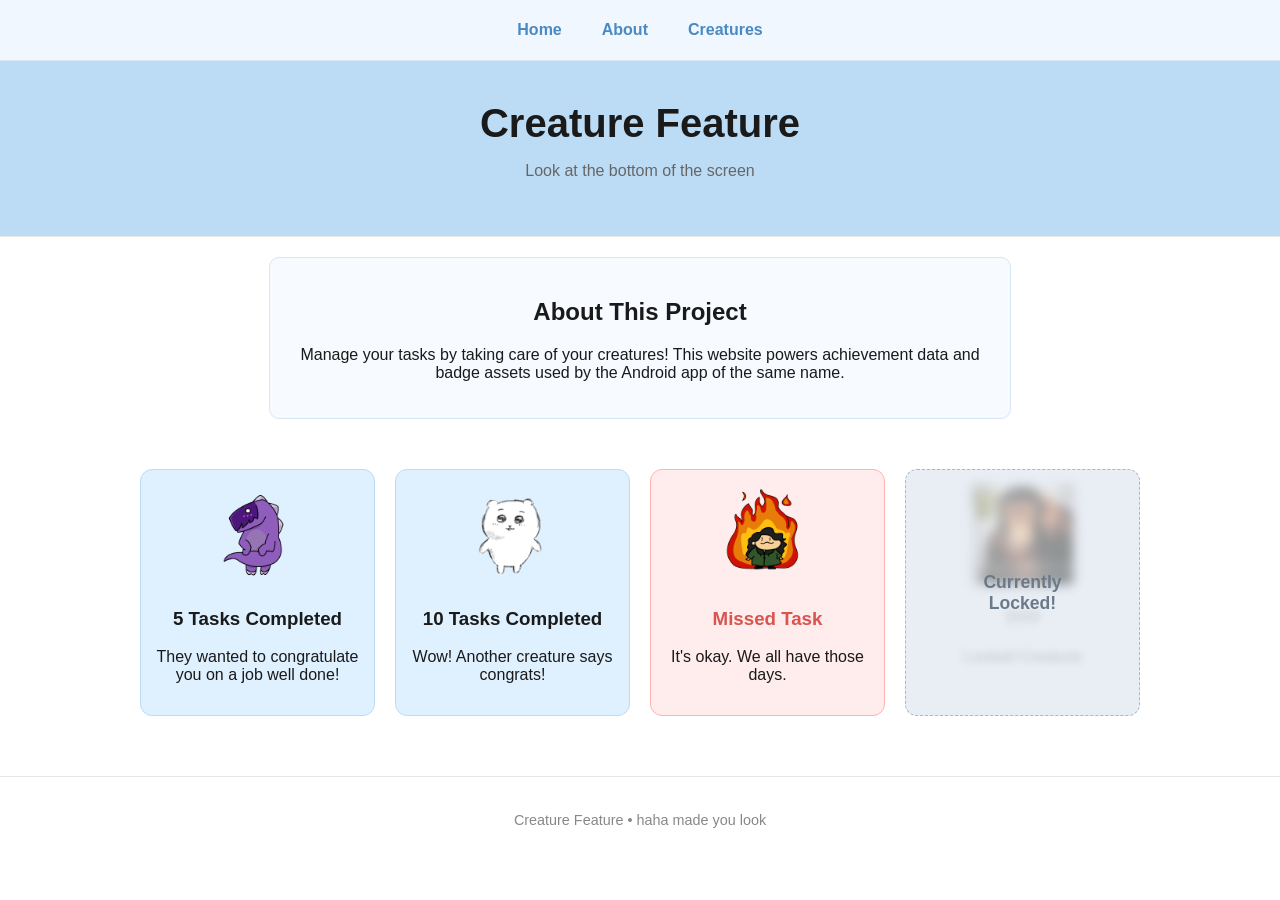
<file: index.html>
<!DOCTYPE html>
<html lang="en">
    <head>
        <meta charset="UTF-8">
        <title>Creature Feature</title>
        <link rel="stylesheet" href="style.css">
    </head>

    <body>
        <nav class="nav">
            <a href="index.html">Home</a>
            <a href="about.html">About</a>
            <a href="creatures.html">Creatures</a>
        </nav>

        <header class="header">
            <h1>Creature Feature</h1>
            <p>Look at the bottom of the screen</p>
        </header>

        <section class="info-card">
            <h2>About This Project</h2>
            <p>
                Manage your tasks by taking care of your creatures!
                This website powers achievement data and badge assets used by the Android app of the same name.
            </p>
        </section>

        <section class="grid">
            <div class="card">
                <img src="badges/fivetasks.png" alt="5 tasks">
                <h3>5 Tasks Completed</h3>
                <p>They wanted to congratulate you on a job well done!</p>
            </div>

            <div class="card">
                <img src="badges/tentasks.png" alt="10 tasks">
                <h3>10 Tasks Completed</h3>
                <p>Wow! Another creature says congrats!</p>
            </div>

            <div class="card negative">
                <img src="badges/misstask.png" alt="miss task">
                <h3>Missed Task</h3>
                <p>It's okay. We all have those days.</p>
            </div>

            <div class="card locked">
                <img src="badges/missfive.png" alt="locked">
                <h3>???</h3>
                <p>Locked Creature</p>
            </div>
        </section>

        <footer>
            <p>Creature Feature • haha made you look</p>
        </footer>

    </body>
</html>
</file>
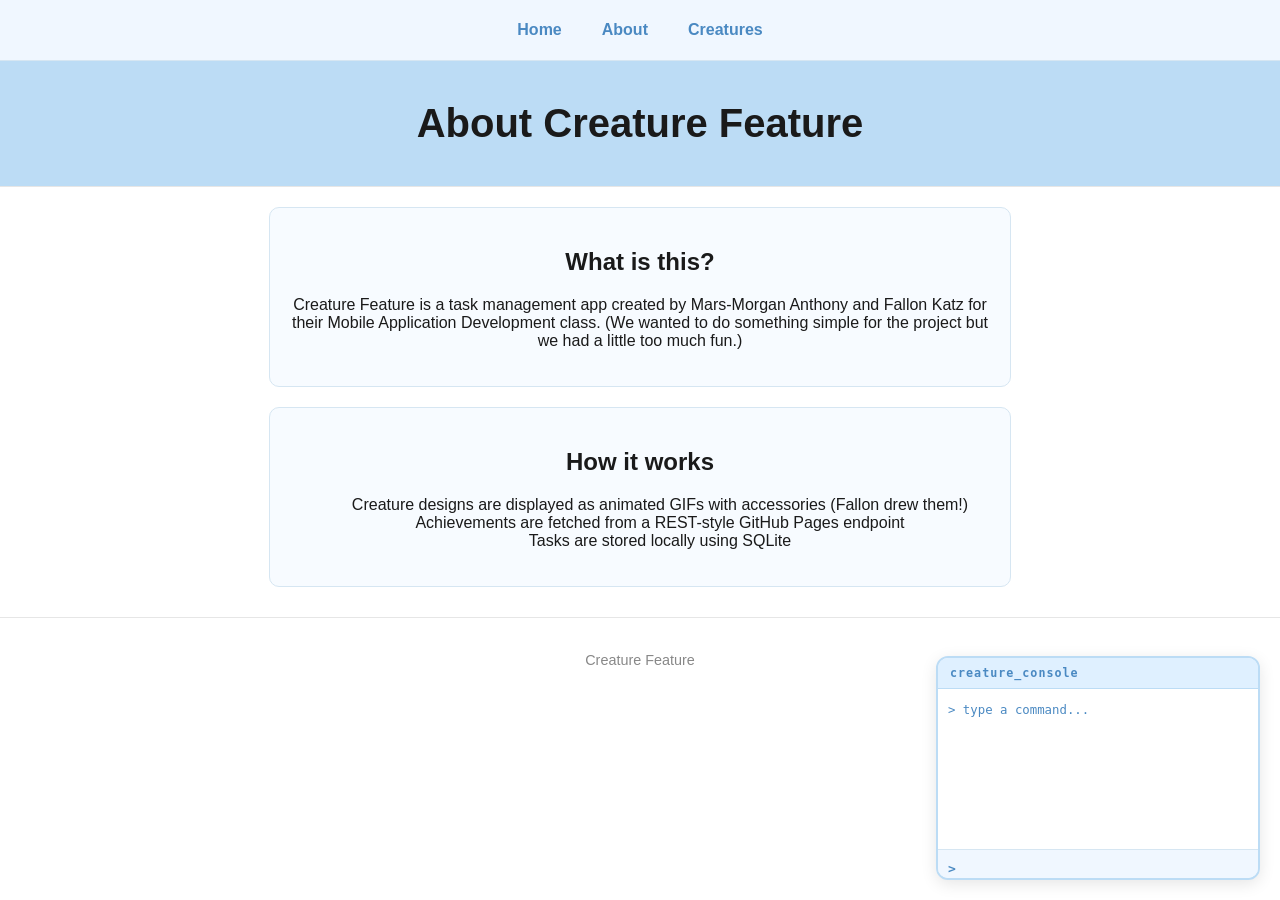
<file: about.html>
<!DOCTYPE html>
<html>
    <head>
        <title>About - Creature Feature</title>
        <link rel="stylesheet" href="style.css">
    </head>

    <body>
        <nav class="nav">
            <a href="index.html">Home</a>
            <a href="about.html">About</a>
            <a href="creatures.html">Creatures</a>
        </nav>

        <header class="header">
            <h1>About Creature Feature</h1>
        </header>

        <section class="info-card">
            <h2>What is this?</h2>
            <p>
                Creature Feature is a task management app created by Mars-Morgan Anthony and Fallon Katz for their Mobile Application Development class.
                (We wanted to do something simple for the project but we had a little too much fun.)
            </p>
        </section>
        
        <section class="info-card">
            <h2>How it works</h2>
            <ul>
                <li>Creature designs are displayed as animated GIFs with accessories (Fallon drew them!)</li>
                <li>Achievements are fetched from a REST-style GitHub Pages endpoint</li>
                <li>Tasks are stored locally using SQLite </li>
            </ul>
        </section>

        <div id="terminal">
            <div id="terminal-header">
                creature_console
            </div>

            <div id="terminal-output">
                <p>> type a command...</p>
            </div>

            <div id="terminal-input-line">
                <span>> </span>
                <input type="text" id="terminal-input" autocomplete="off">
            </div>
        </div>

        <footer>
            <p>Creature Feature</p>
        </footer>

        <script>

            const input = document.getElementById("terminal-input");
            const output = document.getElementById("terminal-output");

            input.addEventListener("keydown", function(e) {
                if (e.key === "Enter") {
                    const command = input.value.trim().toLowerCase();
                    output.innerHTML += `<p>> ${command}</p>`;

                    if (command === "/creature") {
                        output.innerHTML += `
<pre>
( ) ( )
( ' . ')
(   .   )
( '')('' )
</pre>
                        `;

                    } else if (command === "/help") {
                        output.innerHTML += `
<p>Available commands:</p>
<p>/creature</p>
<p>git status</p>
<p>git commit</p>
<p>git push</p>
<p>git pull</p>
<p>git merge</p>
<p>git branch</p>
<p>git log</p>
                        `;

                    } else if (command === "git status") {
                    output.innerHTML += `
<pre>
On branch main

Your creatures are happy.
nothing to commit, working tree clean
</pre>
                    `;

                }

                else if (command === "git commit") {
                    output.innerHTML += `
<pre>
[main 4f3a2c] Added emotional support creature
1 file changed, 27 questionable decisions inserted
</pre>
                    `;

                }

                else if (command === "git push") {
                    output.innerHTML += `
<pre>
Uploading creatures to the feature...
Deployment successful.
</pre>
                    `;
                }

                else if (command === "git pull") {
                    output.innerHTML += `
<pre>
Already up to date.
Unlike the documentation.
</pre>
                    `;

                }

                else if (command === "git merge") {
                    output.innerHTML += `
<pre>
Merge conflict detected:

grem.creature
babybot.creature

Resolution: They are now friends.
No further action required.

</pre>
                    `;
                }

                else if (command === "git branch") {
                    output.innerHTML += `
<pre>
* main
creature-testing
definitely-not-broken
</pre>
                    `;

                }

                else if (command === "git log") {
                    output.innerHTML += `
<pre>
commit a81f3c - Added cutie patootie
commit 94f2ab - Removed accidental nightmare creature
commit 11ac9d - Initial commit
</pre>
                    `;

                }

                else {
                    output.innerHTML += `<p>Unknown command.</p>`;
                }

                output.scrollTop = output.scrollHeight;
                input.value = "";
            }
        });
        </script>
    </body>
</html>
</file>
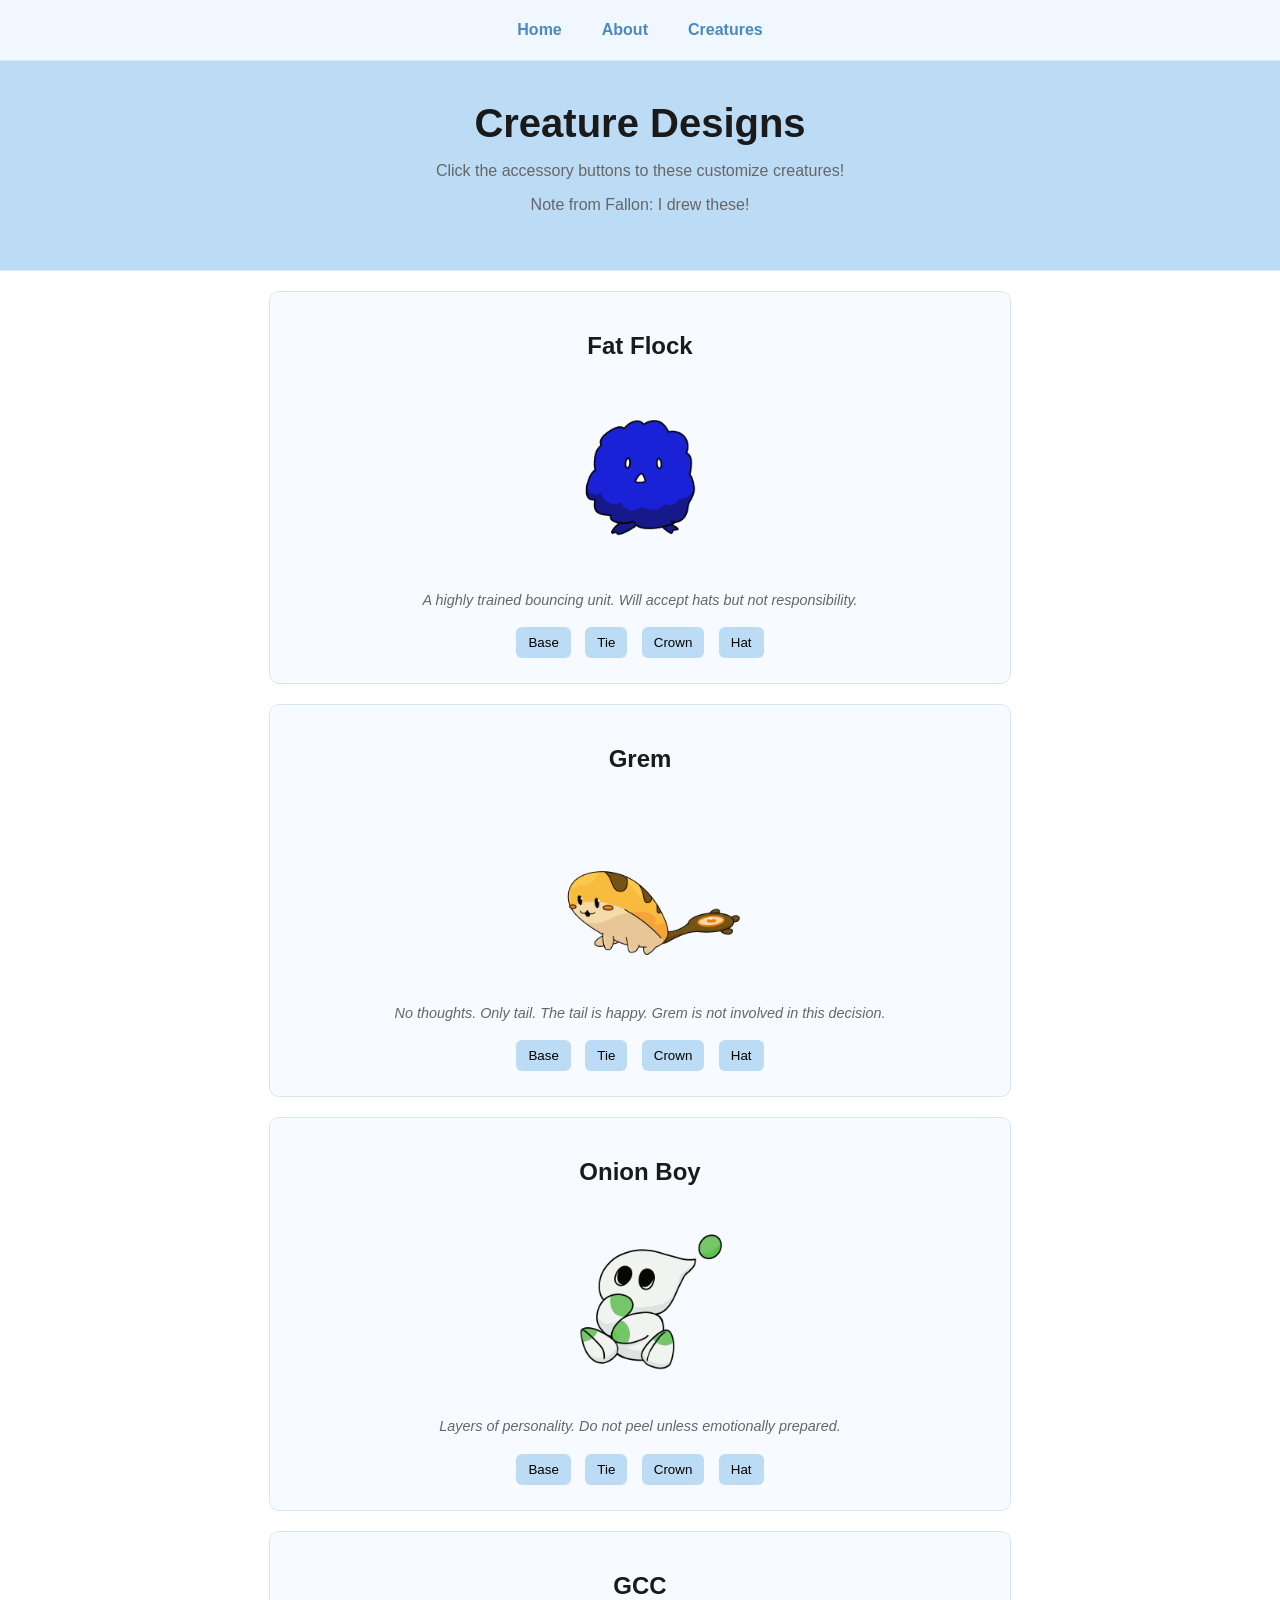
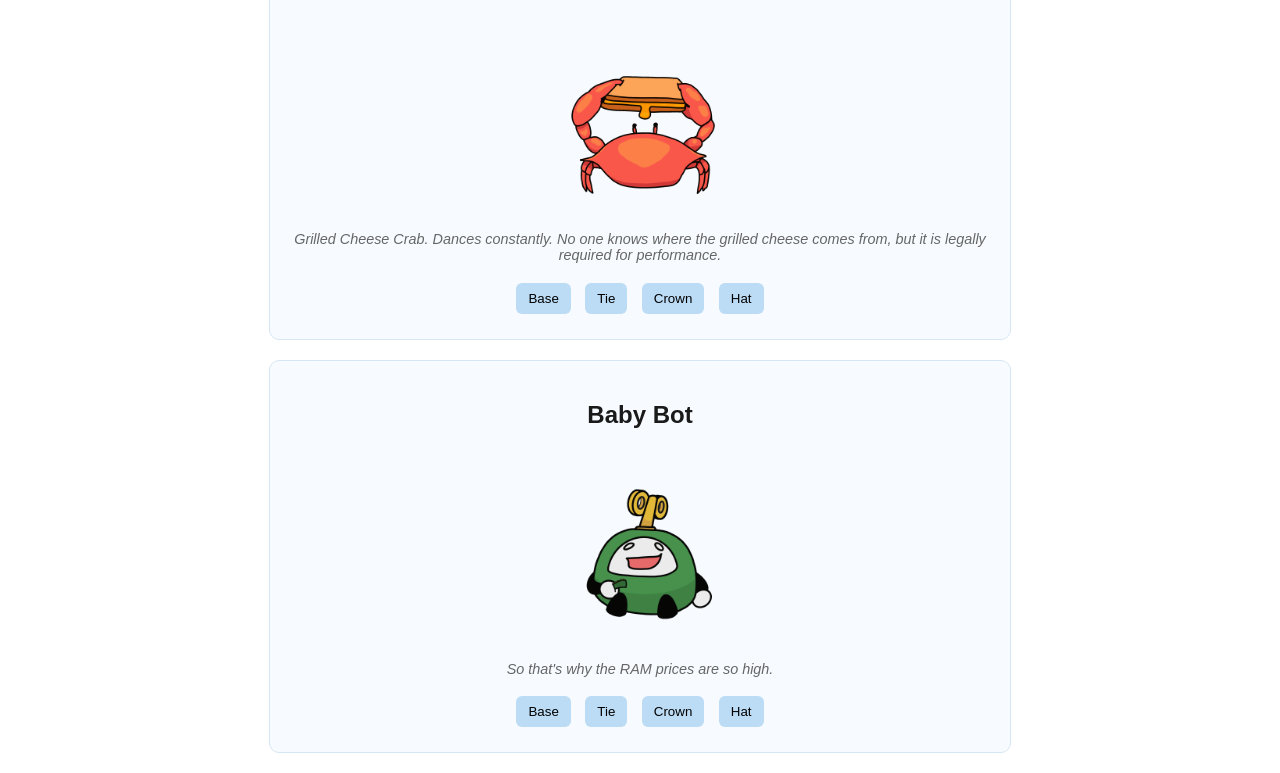
<file: creatures.html>
<!DOCTYPE html>
<html>
    <head>
        <title>Creatures - Creature Feature</title>
        <link rel="stylesheet" href="style.css">
    </head>

    <body>
        <nav class="nav">
            <a href="index.html">Home</a>
            <a href="about.html">About</a>
            <a href="creatures.html">Creatures</a>
        </nav>

        <header class="header">
            <h1>Creature Designs</h1>
            <p>Click the accessory buttons to these customize creatures!</p>
            <p>Note from Fallon: I drew these!</p>
        </header>

        <section class="info-card creature">
            <h2>Fat Flock</h2>
            <img id="bird-gif" src="creatures/bird/birdbounce.gif" width="200">
            <p class="flavor-text">
                A highly trained bouncing unit. Will accept hats but not responsibility.
            </p>

            <div class="buttons">
                <button onclick="setBird('base')">Base</button>
                <button onclick="setBird('tie')">Tie</button>
                <button onclick="setBird('crown')">Crown</button>
                <button onclick="setBird('hat')">Hat</button>
            </div>
        </section>

        <section class="info-card creature">
            <h2>Grem</h2>
            <img id="grem-gif" src="creatures/grem/grem.gif" width="200">
            <p class="flavor-text">
                No thoughts. Only tail.  
                The tail is happy. Grem is not involved in this decision.
            </p>

            <div class="buttons">
                <button onclick="setGrem('base')">Base</button>
                <button onclick="setGrem('tie')">Tie</button>
                <button onclick="setGrem('crown')">Crown</button>
                <button onclick="setGrem('hat')">Hat</button>
            </div>
        </section>

        <section class="info-card creature">
            <h2>Onion Boy</h2>
            <img id="onion-gif" src="creatures/onionboy/onionboy.gif" width="200">
            <p class="flavor-text">
                Layers of personality. Do not peel unless emotionally prepared.
            </p>

            <div class="buttons">
                <button onclick="setOnion('base')">Base</button>
                <button onclick="setOnion('tie')">Tie</button>
                <button onclick="setOnion('crown')">Crown</button>
                <button onclick="setOnion('hat')">Hat</button>
            </div>
        </section>

        <section class="info-card creature">
            <h2>GCC</h2>
            <img id="gcc-gif" src="creatures/gcc/gcc.gif" width="200">
            <p class="flavor-text">
                Grilled Cheese Crab. Dances constantly. 
                No one knows where the grilled cheese comes from, but it is legally required for performance.
            </p>

            <div class="buttons">
                <button onclick="setGcc('base')">Base</button>
                <button onclick="setGcc('tie')">Tie</button>
                <button onclick="setGcc('crown')">Crown</button>
                <button onclick="setGcc('hat')">Hat</button>
            </div>
        </section>

        <section class="info-card creature">
            <h2>Baby Bot</h2>
            <img id="baby-gif" src="creatures/babybot/babybot.gif" width="200">
            <p class="flavor-text">
                So that's why the RAM prices are so high.
            </p>

            <div class="buttons">
                <button onclick="setBaby('base')">Base</button>
                <button onclick="setBaby('tie')">Tie</button>
                <button onclick="setBaby('crown')">Crown</button>
                <button onclick="setBaby('hat')">Hat</button>
            </div>
        </section>

        <div id="deadzone-layer"></div>

        <div id="deadzone-popup">
            <p id="deadzone-text"></p>
        </div>

        <script src="creatures.js"></script>

        <script>
            const messages = [
                "This space is under observation. Your actions have been noted.",
                "Something was supposed to be here. It left.",
                "The edge of the habitat feels unstable here.",
                "A creature was briefly here. It has since relocated emotionally.",
                "You disturbed the habitat edge. Grem did not approve this interaction.",
                "Fat Flock denies responsibility for this area.",
                "GCC was here earlier. It left for important grilled cheese reasons.",
                "Click registered. Meaning not assigned.",
                "This region is intentionally undefined. Please enjoy the ambiguity.",
                "You have interacted with a concept, not a place."
            ];

            const layer = document.getElementById("deadzone-layer");
            const popup = document.getElementById("deadzone-popup");
            const text = document.getElementById("deadzone-text");

            let hideTimeout;

            layer.addEventListener("click", (e) => {
                if (e.target.closest(".creature") || e.target.closest(".nav") || e.target.closest(".header")) {
                    return;
                }

                const msg = messages[Math.floor(Math.random() * messages.length)];
                text.textContent = msg;
                popup.classList.add("show");

                clearTimeout(hideTimeout);
                hideTimeout = setTimeout(() => {
                    popup.classList.remove("show");
                }, 5000);
            });
        </script>
    </body>
</html>
</file>
<file: style.css>
body {
    margin: 0;
    font-family: Arial, sans-serif;
    background: #ffffff;
    color: #1a1a1a;
    text-align: center;
}

.header {
    padding: 40px 20px;
    background: #bcdcf5;
    border-bottom: 1px solid #e6e6e6;
}

.header h1 {
    margin: 0;
    font-size: 2.5em;
}

.header p {
    color: #666;
}

.info-card {
    margin: 20px auto;
    max-width: 700px;
    padding: 20px;
    background: #f7fbff;
    border-radius: 10px;
    border: 1px solid #d6e6f2;
}

.grid {
    display: grid;
    grid-template-columns: repeat(auto-fit, minmax(180px, 1fr));
    gap: 20px;
    padding: 30px;
    max-width: 1000px;
    margin: auto;
}

.card {
    background: #dff0ff;
    border-radius: 12px;
    padding: 15px;
    border: 1px solid #bcdcf5;
    transition: transform 0.2s ease;
}

.card:hover {
    transform: scale(1.05);
}

.card img {
    width: 100px;
    height: 100px;
    object-fit: contain;
}

.card.negative {
    border-color: #ffb3b3;
    background: #ffecec;
}

.card.negative h3 {
    color: #d9534f;
}

footer {
    padding: 20px;
    color: #888;
    font-size: 0.9em;
    border-top: 1px solid #e6e6e6;
    margin-top: 30px;
}

.card.locked {
    background: #e9eef5;
    border: 1px dashed #aab7c4;
    position: relative;
    overflow: hidden;
}

.card.locked img {
    filter: blur(6px);
    opacity: 0.5;
}

.card.locked h3,
.card.locked p {
    color: transparent;
    text-shadow: 0 0 8px rgba(0,0,0,0.2);
}

.card.locked::after {
    content: "Currently Locked!";
    position: absolute;
    top: 50%;
    left: 50%;
    transform: translate(-50%, -50%);
    font-size: 1.1em;
    color: #6b7a8a;
    font-weight: bold;
    pointer-events: none;
}

.buttons {
    margin-top: 10px;
}

button {
    margin: 5px;
    padding: 8px 12px;
    border: none;
    border-radius: 6px;
    background: #bcdcf5;
    cursor: pointer;
}

button:hover {
    background: #a7cfee;
}

.nav {
    display: flex;
    justify-content: center;
    gap: 20px;
    padding: 15px;
    background: #f0f7ff;
    border-bottom: 1px solid #d6e6f2;
}

.nav a {
    text-decoration: none;
    color: #4a89c2;
    font-weight: bold;
    padding: 6px 10px;
    border-radius: 6px;
    transition: background 0.2s ease;
}

.nav a:hover {
    background: #dff0ff;
}

#terminal {
    position: fixed;
    bottom: 20px;
    right: 20px;
    width: 320px;
    height: 220px;
    background: #f7fbff;
    color: #4a89c2;
    border: 2px solid #bcdcf5;
    border-radius: 12px;
    font-family: monospace;
    box-shadow: 0 4px 16px rgba(0,0,0,0.1);
    overflow: hidden;
}

#terminal-header {
    background: #dff0ff;
    color: #4a89c2;
    padding: 8px 12px;
    border-bottom: 1px solid #bcdcf5;
    font-size: 0.9em;
    letter-spacing: 1px;
    text-align: left;
    font-weight: bold;
}

#terminal-output {
    height: 140px;
    overflow-y: auto;
    padding: 10px;
    text-align: left;
    font-size: 0.95em;
    background: #ffffff;
}

#terminal-output p {
    margin: 4px 0;
}

#terminal-output pre {
    margin: 8px 0;
    color: #5d8fbf;
}

#terminal-input-line {
    display: flex;
    align-items: center;

    padding: 10px;

    border-top: 1px solid #d6e6f2;

    background: #f0f7ff;
}

#terminal-input-line span {
    margin-right: 6px;

    color: #4a89c2;

    font-weight: bold;
}

#terminal-input {
    flex: 1;

    background: transparent;
    border: none;

    color: #4a89c2;

    font-family: monospace;
    font-size: 1em;

    outline: none;
}

#terminal-output::-webkit-scrollbar {
    width: 8px;
}

#terminal-output::-webkit-scrollbar-track {
    background: #eef6fd;
}

#terminal-output::-webkit-scrollbar-thumb {
    background: #bcdcf5;
    border-radius: 4px;
}

.flavor-text {
    font-size: 0.9em;
    color: #666;
    font-style: italic;
    margin-top: 8px;
}

#deadzone-layer {
    position: fixed;
    top: 160px;
    left: 0;
    right: 0;
    bottom: 0;
    z-index: 1;
    background: transparent;
}

.info-card, .nav, .header {
    position: relative;
    z-index: 2;
}

#deadzone-popup {
    position: fixed;
    bottom: 80px;
    right: 20px;

    max-width: 280px;

    background: #f7fbff;
    border: 1px solid #bcdcf5;
    border-radius: 10px;

    padding: 10px 12px;

    font-family: monospace;
    font-size: 0.9em;
    color: #4a89c2;

    box-shadow: 0 4px 12px rgba(0,0,0,0.1);

    opacity: 0;
    transform: translateY(10px);
    transition: 0.5s ease;

    pointer-events: none;
}

#deadzone-popup.show {
    opacity: 1;
    transform: translateY(0);
}

ul {
  list-style-type: none;
}
</file>
